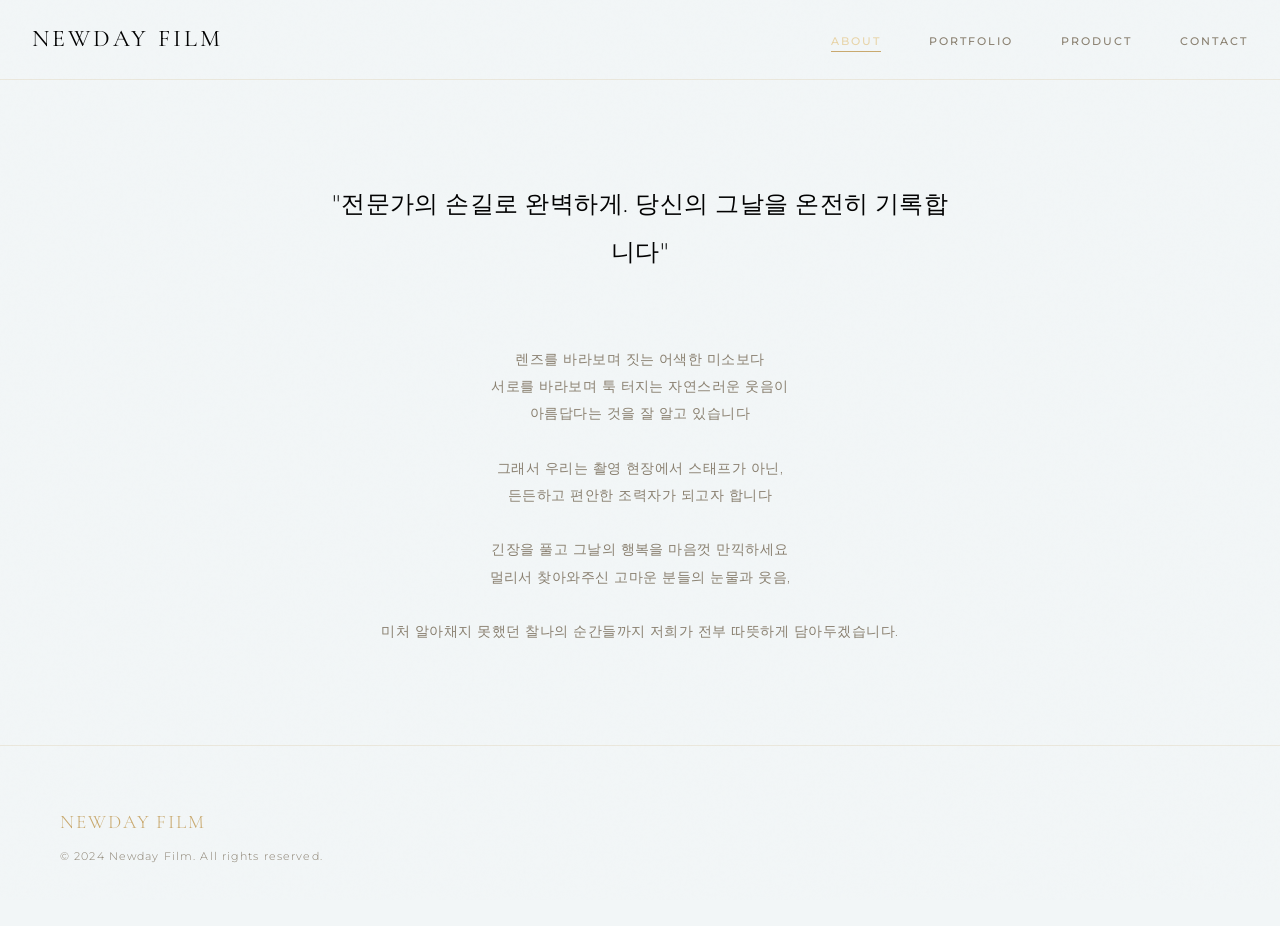
<file: about.html>
<!DOCTYPE html>
<html lang="ko">
<head>
  <meta charset="UTF-8" />
  <meta name="viewport" content="width=device-width, initial-scale=1.0" />
  <title>About — NEWDAY FILM</title>
  <link rel="stylesheet" href="styles.css" />
  <style>
    /* ============================================
       ABOUT PAGE STYLES
       수정: 텍스트, 연락처, 주소
       ============================================ */

    .about-hero {
      padding: 100px 60px 60px;
      border-bottom: 1px solid var(--color-border);
    }

    .about-hero__label {
      font-size: 0.65rem;
      letter-spacing: 0.25em;
      text-transform: uppercase;
      color: var(--color-accent);
      margin-bottom: 24px;
    }

    .about-hero__title {
      font-family: var(--font-display);
      font-size: clamp(3rem, 7vw, 6rem);
      font-weight: 300;
      line-height: 1.0;
      color: var(--color-text);
    }

    /* ── Philosophy Block ── */
    .philosophy {
      max-width: var(--max-width);
      margin: 0 auto;
      padding: 100px 60px;
    }

    .philosophy__grid {
      display: grid;
      grid-template-columns: 1fr 1fr;
      gap: 80px;
      align-items: start;
    }

    .philosophy__item {
      padding: 40px 0;
      border-top: 1px solid var(--color-border);
      animation: fadeUp 0.8s ease both;
    }

    .philosophy__item:nth-child(1) { animation-delay: 0.1s; }
    .philosophy__item:nth-child(2) { animation-delay: 0.2s; }
    .philosophy__item:nth-child(3) { animation-delay: 0.3s; }
    .philosophy__item:nth-child(4) { animation-delay: 0.4s; }

    @keyframes fadeUp {
      from { opacity: 0; transform: translateY(20px); }
      to   { opacity: 1; transform: translateY(0); }
    }

    .philosophy__num {
      font-family: var(--font-display);
      font-size: 3rem;
      color: var(--color-border);
      line-height: 1;
      margin-bottom: 16px;
    }

    .philosophy__text {
      font-family: var(--font-display);
      font-size: clamp(1rem, 1.5vw, 1.3rem);
      font-weight: 300;
      font-style: italic;
      line-height: 1.6;
      color: var(--color-text);
    }

    /* ── Contact Info Block ── */
    .about-contact {
      background: var(--color-surface);
      border-top: 1px solid var(--color-border);
      border-bottom: 1px solid var(--color-border);
      padding: 80px 60px;
      display: grid;
      grid-template-columns: 1fr 1fr;
      gap: 60px;
      align-items: center;
    }

    .about-contact__heading {
      font-family: var(--font-display);
      font-size: clamp(1.8rem, 3vw, 2.8rem);
      font-weight: 300;
      color: var(--color-text);
      margin-bottom: 8px;
    }

    .about-contact__sub {
      font-size: 0.75rem;
      color: var(--color-muted);
      letter-spacing: 0.1em;
    }

    .about-contact__details {
      display: flex;
      flex-direction: column;
      gap: 20px;
    }

    .contact-item__label {
      font-size: 0.6rem;
      letter-spacing: 0.2em;
      text-transform: uppercase;
      color: var(--color-accent);
      margin-bottom: 4px;
    }

    .contact-item__value {
      font-size: 0.9rem;
      color: var(--color-text);
    }

    /* ── Story Section ── */
    .about-story {
      max-width: 760px;
      margin: 0 auto;
      padding: 100px 60px;
      text-align: center;
    }

    .about-story__heading {
      font-family: var(--font-display);
      font-size: clamp(1.6rem, 3vw, 2rem);
      font-weight: 300;
      font-style: italic;
      margin-bottom: 32px;
      color: var(--color-text);
    }

    .about-story__text {
      font-size: 0.85rem;
      color: var(--color-muted);
      line-height: 2;
    }
    
      .about-story__last {
      font-size: 1.5rem;
      font-weight: 300;
      color: #000000;
      line-height: 2;
      margin-bottom: 70px;
    }

    /* RESPONSIVE */
    @media (max-width: 768px) {
      .about-hero { padding: 80px 24px 40px; }
      .philosophy { padding: 60px 24px; }
      .philosophy__grid { grid-template-columns: 1fr; gap: 0; }
      .about-contact { grid-template-columns: 1fr; padding: 60px 24px; }
      .about-story { padding: 60px 24px; }
    }
  </style>
</head>
<body>

  <nav class="nav">
    <a href="index.html" class="nav__logo">NEWDAY FILM</a>
    <ul class="nav__links">
      <li><a href="about.html" class="active">About</a></li>
      <li><a href="portfolio.html">Portfolio</a></li>
      <li><a href="product.html">Product</a></li>
      <li><a href="contact.html">Contact</a></li>
    </ul>
    <div class="nav__hamburger" id="hamburger">
      <span></span><span></span><span></span>
    </div>
  </nav>

  <div class="nav__mobile" id="mobileMenu">
    <span class="nav__mobile-close" id="mobileClose">✕</span>
    <a href="about.html">About</a>
    <a href="portfolio.html">Portfolio</a>
    <a href="product.html">Product</a>
    <a href="contact.html">Contact</a>
  </div>

  <div class="page-wrapper">


    <!-- ============================================
         STORY
         수정: 브랜드 스토리 문구
         ============================================ -->
    <section class="about-story">

      <p class="about-story__last">
      "전문가의 손길로 완벽하게.<span> </span> 당신의 그날을 온전히 기록합니다"<br>
      </p>
      
      <p class="about-story__text">
        렌즈를 바라보며 짓는 어색한 미소보다 <br>
        서로를 바라보며 툭 터지는 자연스러운 웃음이<br>
        아름답다는 것을 잘 알고 있습니다<br><br>
        그래서 우리는 촬영 현장에서 스태프가 아닌,<br>
        든든하고 편안한 조력자가 되고자 합니다<br><br>
        긴장을 풀고 그날의 행복을 마음껏 만끽하세요<br>
        멀리서 찾아와주신 고마운 분들의 눈물과 웃음, <br><br>
        미처 알아채지 못했던 찰나의 순간들까지 저희가 전부 따뜻하게 담아두겠습니다.<br>
        
      </p>
      

      
    </section>

    <footer class="footer">
      <div>
        <div class="footer__brand">NEWDAY FILM</div>
        <div class="footer__copy">© 2024 Newday Film. All rights reserved.</div>
      </div>
      
    </footer>
  </div>

  <script>
    document.getElementById('hamburger').addEventListener('click', () => {
      document.getElementById('mobileMenu').classList.add('open');
    });
    document.getElementById('mobileClose').addEventListener('click', () => {
      document.getElementById('mobileMenu').classList.remove('open');
    });
  </script>
</body>
</html>
</file>
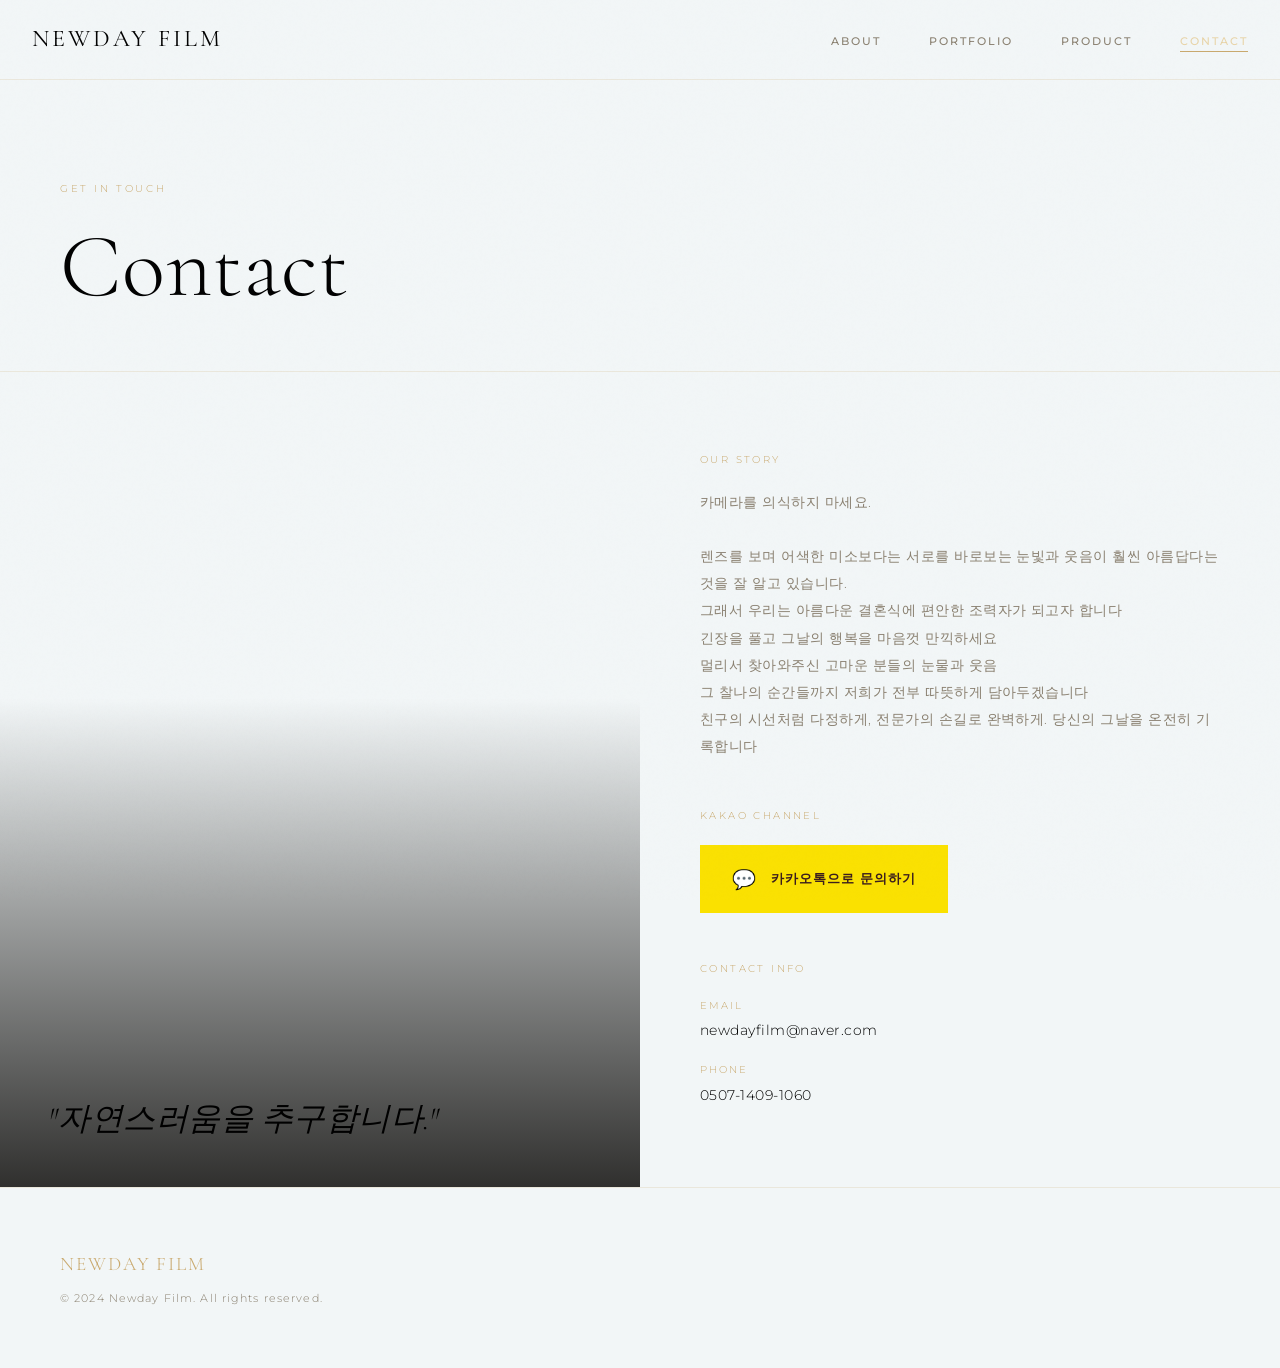
<file: contact.html>
<!DOCTYPE html>
<html lang="ko">
<head>
  <meta charset="UTF-8" />
  <meta name="viewport" content="width=device-width, initial-scale=1.0" />
  <title>Contact — NEWDAY FILM</title>
  <link rel="stylesheet" href="styles.css" />
  <style>
    /* ============================================
       CONTACT PAGE STYLES
       수정: 카카오 링크, 연락처 정보
       ============================================ */

    .contact-hero {
      padding: 100px 60px 60px;
      border-bottom: 1px solid var(--color-border);
    }

    .contact-hero__label {
      font-size: 0.65rem;
      letter-spacing: 0.25em;
      text-transform: uppercase;
      color: var(--color-accent);
      margin-bottom: 24px;
    }

    .contact-hero__title {
      font-family: var(--font-display);
      font-size: clamp(3rem, 7vw, 6rem);
      font-weight: 300;
      line-height: 1.0;
    }

    /* ── Main Contact Layout ── */
    .contact-main {
      display: grid;
      grid-template-columns: 1fr 1fr;
      min-height: 60vh;
    }

    /* Left: Image + Quote */
    .contact-left {
      position: relative;
      overflow: hidden;
    }

    .contact-left__img {
      width: 100%;
      height: 100%;
      object-fit: cover;
      display: block;
      /* 수정: 이미지 URL 교체 */
      background-image: url('https://i.pinimg.com/736x/29/54/b7/2954b7d2706f3348763d01c03753838c.jpg');
      background-size: cover;
      background-position: center;
      min-height: 500px;
      transition: transform 0.8s ease;
    }

    .contact-left:hover .contact-left__img {
      transform: scale(1.03);
    }

    .contact-left__overlay {
      position: absolute;
      inset: 0;
      background: linear-gradient(to top, rgba(14,13,11,0.85) 0%, transparent 60%);
      display: flex;
      align-items: flex-end;
      padding: 48px;
    }

    .contact-left__quote {
      font-family: var(--font-display);
      font-size: clamp(1.4rem, 2.5vw, 2rem);
      font-weight: 300;
      font-style: italic;
      color: var(--color-text);
      line-height: 1.3;
    }

    /* Right: Info + CTA */
    .contact-right {
      padding: 80px 60px;
      display: flex;
      flex-direction: column;
      justify-content: center;
      gap: 48px;
      
    }

    .contact-section__label {
      font-size: 0.6rem;
      letter-spacing: 0.25em;
      text-transform: uppercase;
      color: var(--color-accent);
      margin-bottom: 20px;
    }

    /* ── Story text ── */
    .contact-story {
      font-size: 0.85rem;
      color: var(--color-muted);
      line-height: 2;
    }

    /* ── Kakao CTA ── */
    .kakao-btn {
      display: inline-flex;
      align-items: center;
      gap: 14px;
      background: #FAE100;
      color: #3A1D1D;
      border: none;
      padding: 18px 32px;
      font-family: var(--font-body);
      font-size: 0.8rem;
      font-weight: 600;
      letter-spacing: 0.08em;
      cursor: pointer;
      text-decoration: none;
      transition: background var(--transition), transform var(--transition);
      width: fit-content;
    }

    .kakao-btn:hover {
      background: #f5d800;
      transform: translateY(-2px);
    }

    .kakao-btn__icon {
      font-size: 1.2rem;
    }

    /* ── Contact Details ── */
    .contact-details {
      display: flex;
      flex-direction: column;
      gap: 20px;
    }

    .contact-detail-item {
      display: flex;
      flex-direction: column;
      gap: 4px;
    }

    .contact-detail-item__label {
      font-size: 0.6rem;
      letter-spacing: 0.2em;
      text-transform: uppercase;
      color: var(--color-accent);
    }

    .contact-detail-item__value {
      font-size: 0.9rem;
      color: var(--color-text);
    }

    /* ── Map Embed Placeholder ── */
    .contact-map {
      border-top: 1px solid var(--color-border);
      padding: 80px 60px;
    }

    .contact-map__label {
      font-size: 0.65rem;
      letter-spacing: 0.25em;
      text-transform: uppercase;
      color: var(--color-accent);
      margin-bottom: 24px;
    }

    .contact-map__address {
      font-family: var(--font-display);
      font-size: 1.3rem;
      color: var(--color-text);
      margin-bottom: 32px;
    }

    /* ── 지도 embed 영역 ──
       수정: iframe src에 구글맵 embed URL 입력 */
    .contact-map__embed {
      width: 100%;
      aspect-ratio: 16/6;
      background: var(--color-surface);
      border: 1px solid var(--color-border);
      display: flex;
      align-items: center;
      justify-content: center;
      overflow: hidden;
    }

    .contact-map__embed iframe {
      width: 100%;
      height: 100%;
      border: none;
      filter: grayscale(0.6) contrast(1.1);
    }

    .contact-map__placeholder {
      font-size: 0.75rem;
      color: var(--color-muted);
      letter-spacing: 0.1em;
      text-align: center;
    }

    /* RESPONSIVE */
    @media (max-width: 768px) {
      .contact-hero { padding: 80px 24px 40px; }
      .contact-main { grid-template-columns: 1fr; }
      .contact-left { min-height: 300px; }
      .contact-right { padding: 48px 24px; }
      .contact-map { padding: 60px 24px; }
      .contact-map__embed { aspect-ratio: 4/3; }
    }
  </style>
</head>
<body>

  <nav class="nav">
    <a href="index.html" class="nav__logo">NEWDAY FILM</a>
    <ul class="nav__links">
      <li><a href="about.html">About</a></li>
      <li><a href="portfolio.html">Portfolio</a></li>
      <li><a href="product.html">Product</a></li>
      <li><a href="contact.html" class="active">Contact</a></li>
    </ul>
    <div class="nav__hamburger" id="hamburger">
      <span></span><span></span><span></span>
    </div>
  </nav>

  <div class="nav__mobile" id="mobileMenu">
    <span class="nav__mobile-close" id="mobileClose">✕</span>
     <!-- <li><a href="about.html">About</a></li> -->
    <a href="portfolio.html">Portfolio</a>
    <a href="product.html">Product</a>
    <a href="contact.html">Contact</a>
  </div>

  <div class="page-wrapper">

    <!-- ============================================
         HERO
         ============================================ -->
    <section class="contact-hero">
      <p class="contact-hero__label">Get in Touch</p>
      <h1 class="contact-hero__title">Contact</h1>
    </section>

    <!-- ============================================
         MAIN CONTACT SECTION
         ============================================ -->
    <section class="contact-main">

      <!-- 수정: 왼쪽 이미지는 .contact-left__img 의 background-image -->
      <div class="contact-left">
        <div class="contact-left__img"></div>
        <div class="contact-left__overlay">
          <!-- 수정: 인용 문구 -->
          <p class="contact-left__quote">"자연스러움을 추구합니다."</p>
        </div>
      </div>

      <div class="contact-right">

        <!-- ── 스토리 텍스트 수정 ── -->
        <div>
          <p class="contact-section__label">Our Story</p>
          <p class="contact-story">
            카메라를 의식하지 마세요.<br><br>
            렌즈를 보며 어색한 미소보다는 서로를 바로보는 눈빛과 웃음이 훨씬 아름답다는 것을 잘 알고 있습니다.<br>
            그래서 우리는 아름다운 결혼식에 편안한 조력자가 되고자 합니다<br>
            긴장을 풀고 그날의 행복을 마음껏 만끽하세요<br>
            멀리서 찾아와주신 고마운 분들의 눈물과 웃음<br>
            그 찰나의 순간들까지 저희가 전부 따뜻하게 담아두겠습니다<br>
            친구의 시선처럼 다정하게, 전문가의 손길로 완벽하게. 당신의 그날을 온전히 기록합니다<br>
          </p>
        </div>

        <!-- ── 카카오 버튼 수정: href에 카카오채널 URL 입력 ── -->
        <div>
          <p class="contact-section__label">Kakao Channel</p>
          <a href="https://pf.kakao.com/" class="kakao-btn" target="_blank">
            <span class="kakao-btn__icon">💬</span>
            카카오톡으로 문의하기
          </a>
        </div>

        <!-- ── 연락처 수정 ── -->
        <div>
          <p class="contact-section__label">Contact Info</p>
          <div class="contact-details">
            <div class="contact-detail-item">
              <div class="contact-detail-item__label">Email</div>
              <!-- 수정: 이메일 -->
              <div class="contact-detail-item__value">newdayfilm@naver.com</div>
            </div>
            <div class="contact-detail-item">
              <div class="contact-detail-item__label">Phone</div>
              <!-- 수정: 전화번호 -->
              <div class="contact-detail-item__value">0507-1409-1060</div>
            </div>
          </div>
        </div>

      </div>
    </section>

    <!-- ============================================
         MAP SECTION
         수정: 주소, 구글맵 embed iframe src
         구글맵 embed URL 얻는 법:
           Google Maps에서 장소 검색 →
           공유 → 지도 퍼가기 → iframe src 복사
         ============================================ -->
  </section>

    <footer class="footer">
      <div>
        <div class="footer__brand">NEWDAY FILM</div>
        <div class="footer__copy">© 2024 Newday Film. All rights reserved.</div>
      </div>
 
    </footer>
  </div>

  <script>
    document.getElementById('hamburger').addEventListener('click', () => {
      document.getElementById('mobileMenu').classList.add('open');
    });
    document.getElementById('mobileClose').addEventListener('click', () => {
      document.getElementById('mobileMenu').classList.remove('open');
    });
  </script>
</body>
</html>
</file>
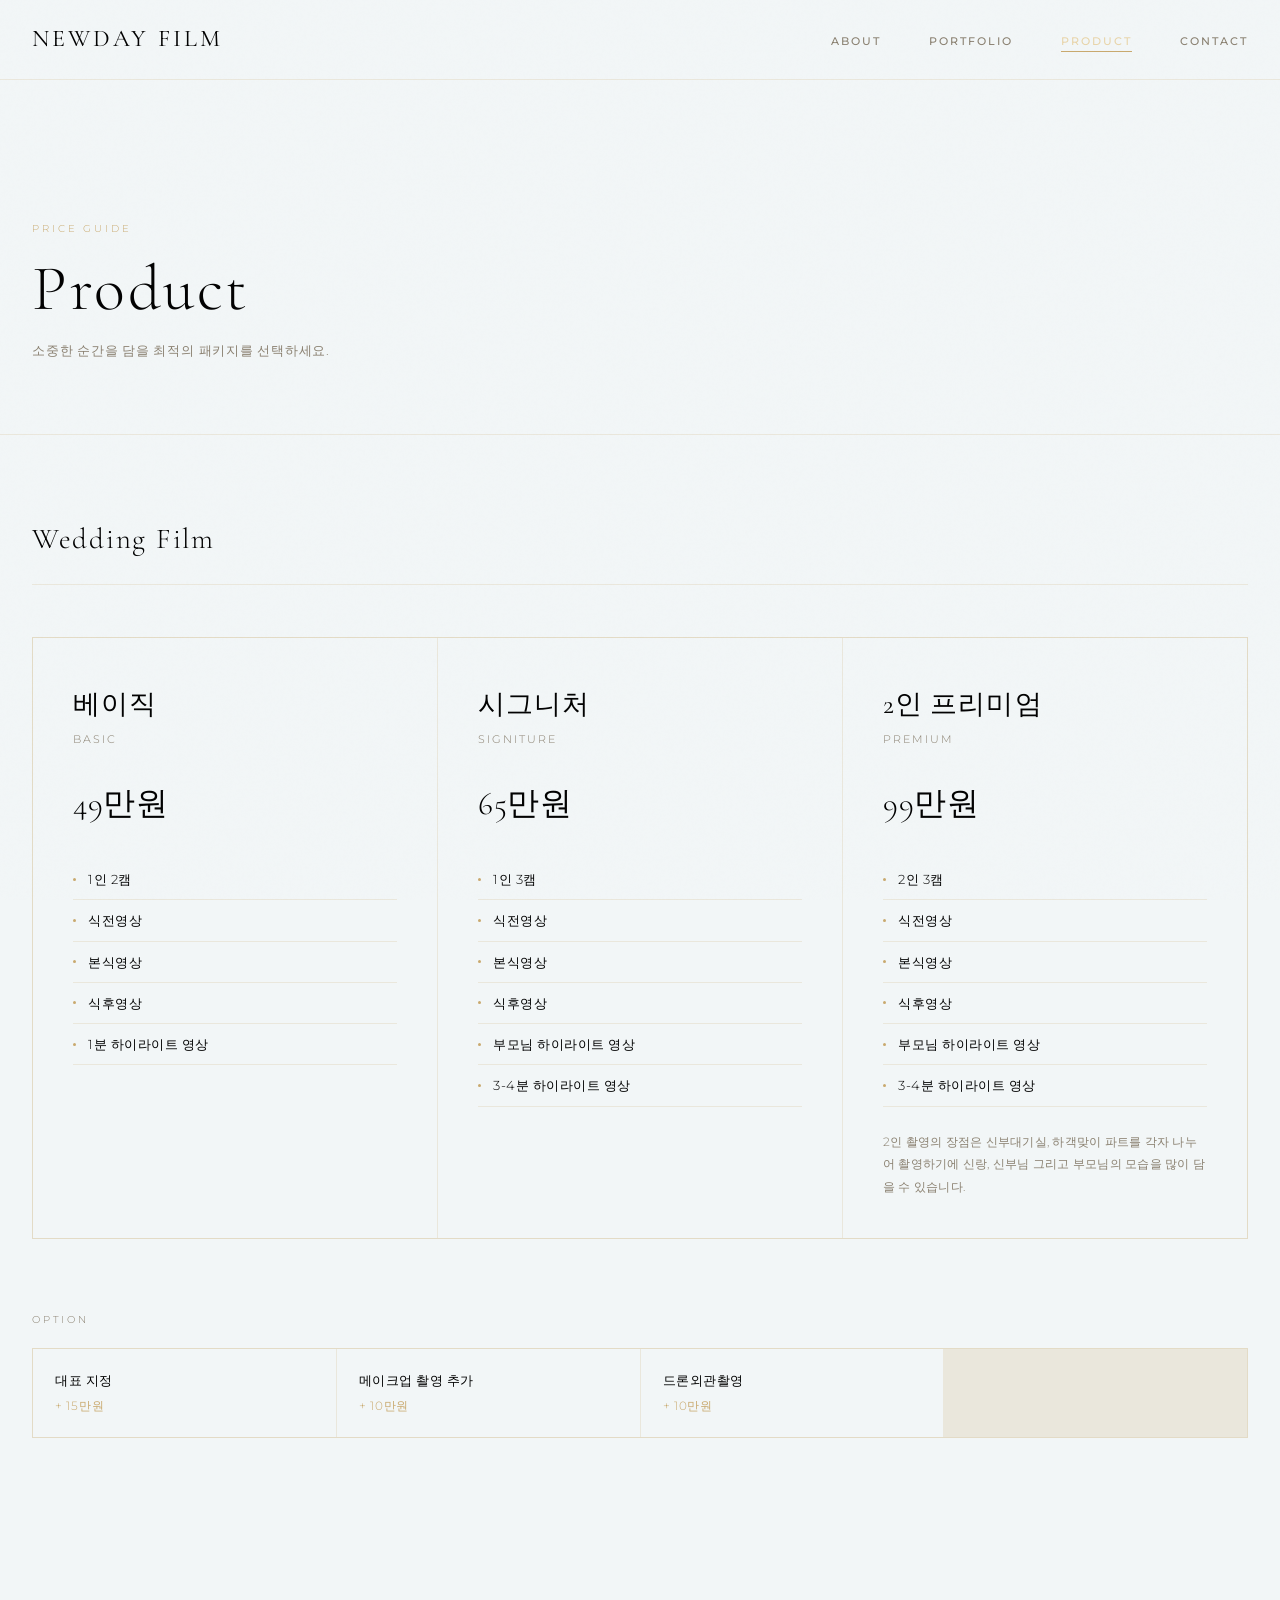
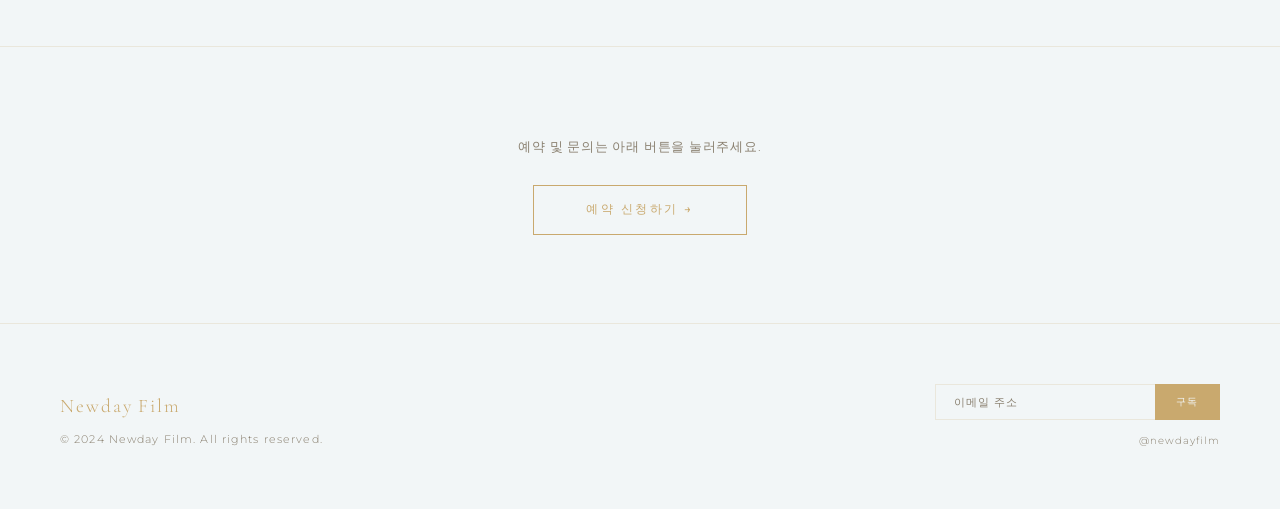
<file: product.html>
<!DOCTYPE html>
<html lang="ko">
<head>
  <meta charset="UTF-8" />
  <meta name="viewport" content="width=device-width, initial-scale=1.0" />
  <title>Product — NEWDAY FILM</title>
  <link rel="preconnect" href="https://fonts.googleapis.com" />
  <link rel="preconnect" href="https://fonts.gstatic.com" crossorigin />
  <link href="https://fonts.googleapis.com/css2?family=Cormorant+Garamond:ital,wght@0,300;0,400;0,500;1,300;1,400&family=Montserrat:wght@300;400;500;600&display=swap" rel="stylesheet" />
  <link rel="stylesheet" href="styles.css" />
  <style>
    /* ============================================
       PRODUCT PAGE — style.css 통일 확장 스타일
       ============================================ */

    /* ── PAGE HEADER ── */
    .page-header {
      padding: 140px 60px 72px;
      border-bottom: 1px solid var(--color-border);
    }
    .page-header .label {
      font-family: var(--font-body);
      font-size: 0.65rem;
      letter-spacing: 0.28em;
      text-transform: uppercase;
      color: var(--color-accent);
      margin-bottom: 16px;
    }
    .page-header h1 {
      font-family: var(--font-display);
      font-size: clamp(2.8rem, 5vw, 4.5rem);
      font-weight: 300;
      line-height: 1.1;
      letter-spacing: 0.04em;
      color: var(--color-text);
    }
    .page-header p {
      margin-top: 16px;
      font-size: 0.8rem;
      color: var(--color-muted);
      letter-spacing: 0.06em;
    }

    /* ── TABS ── */
    .tabs-outer {
      position: sticky;
      top: var(--nav-height);
      z-index: 50;
      background: var(--color-bg);
      border-bottom: 1px solid var(--color-border);
    }
    .tabs-inner {
      display: flex;
      padding: 0 60px;
    }
    .tab-btn {
      padding: 18px 36px 16px;
      background: none;
      border: none;
      border-bottom: 1px solid transparent;
      cursor: pointer;
      font-family: var(--font-body);
      font-size: 0.68rem;
      font-weight: 400;
      letter-spacing: 0.2em;
      text-transform: uppercase;
      color: var(--color-muted);
      transition: color var(--transition), border-color var(--transition);
    }
    .tab-btn:hover { color: var(--color-text); }
    .tab-btn.active {
      color: var(--color-accent);
      border-bottom-color: var(--color-accent);
    }

    /* ── SECTION ── */
    .section { display: none; padding: 80px 120px; }
    .section.active { display: block; }

    .section-heading {
      font-family: var(--font-display);
      font-size: 1.8rem;
      font-weight: 300;
      letter-spacing: 0.06em;
      margin-bottom: 52px;
      padding-bottom: 20px;
      border-bottom: 1px solid var(--color-border);
      color: var(--color-text);
    }

    /* ── CARDS ── */
    .cards {
      display: grid;
      grid-template-columns: repeat(auto-fit, minmax(300px, 1fr));
      gap: 1px;
      background: var(--color-border);
      border: 1px solid var(--color-border);
      margin-bottom: 72px;
    }
    .card {
      background: var(--color-bg);
      padding: 44px 40px 40px;
      transition: background var(--transition);
    }
    .card:hover { background: #eef2f3; }

    .card-tag {
      font-size: 0.62rem;
      letter-spacing: 0.26em;
      text-transform: uppercase;
      color: var(--color-accent);
      margin-bottom: 14px;
    }
    .card-name {
      font-family: var(--font-display);
      font-size: 1.7rem;
      font-weight: 400;
      letter-spacing: 0.04em;
      margin-bottom: 2px;
      color: var(--color-text);
    }
    .card-name-en {
      font-size: 0.68rem;
      letter-spacing: 0.18em;
      text-transform: uppercase;
      color: var(--color-muted);
      margin-bottom: 28px;
    }
    .card-price {
      font-family: var(--font-display);
      font-size: 2rem;
      font-weight: 300;
      letter-spacing: 0.02em;
      margin-bottom: 28px;
      color: var(--color-text);
    }
    .card-list {
      list-style: none;
      margin-bottom: 24px;
    }
    .card-list li {
      font-size: 0.82rem;
      color: var(--color-text);
      padding: 9px 0;
      border-bottom: 1px solid var(--color-border);
      display: flex;
      align-items: center;
      gap: 12px;
      letter-spacing: 0.04em;
    }
    .card-list li::before {
      content: '';
      width: 3px;
      height: 3px;
      border-radius: 50%;
      background: var(--color-accent);
      flex-shrink: 0;
    }
    .card-note {
      font-size: 0.78rem;
      color: var(--color-muted);
      line-height: 1.8;
      letter-spacing: 0.02em;
    }
    .card-sample {
      display: inline-block;
      margin-top: 20px;
      font-size: 0.68rem;
      letter-spacing: 0.18em;
      text-transform: uppercase;
      color: var(--color-muted);
      text-decoration: none;
      border-bottom: 1px solid var(--color-border);
      padding-bottom: 3px;
      transition: color var(--transition), border-color var(--transition);
    }
    .card-sample:hover {
      color: var(--color-accent);
      border-color: var(--color-accent);
    }

    /* ── BLOCK LABEL ── */
    .block-label {
      font-size: 0.62rem;
      letter-spacing: 0.28em;
      text-transform: uppercase;
      color: var(--color-muted);
      margin-bottom: 20px;
    }

    /* ── PACKAGE TABLE ── */
    .pkg-table {
      width: 100%;
      border-collapse: collapse;
      margin-bottom: 72px;
    }
    .pkg-table tr { border-bottom: 1px solid var(--color-border); }
    .pkg-table tr:first-child { border-top: 1px solid var(--color-border); }
    .pkg-table td { padding: 20px 4px; font-size: 0.85rem; vertical-align: top; }
    .pkg-name {
      font-weight: 400;
      letter-spacing: 0.04em;
      color: var(--color-text);
    }
    .pkg-sub {
      font-size: 0.74rem;
      color: var(--color-muted);
      margin-top: 4px;
      letter-spacing: 0.04em;
    }
    .pkg-price {
      text-align: right;
      font-family: var(--font-display);
      font-size: 1.1rem;
      font-weight: 400;
      white-space: nowrap;
      color: var(--color-accent);
    }

    /* ── OPTIONS ── */
    .opt-grid {
      display: grid;
      grid-template-columns: repeat(auto-fill, minmax(289px, 1fr));
      gap: 1px;
      background: var(--color-border);
      border: 1px solid var(--color-border);
      margin-bottom: 88px;
    }
    .opt-item {
      background: var(--color-bg);
      padding: 20px 22px;
      transition: background var(--transition);
    }
    .opt-item:hover { background: #eef2f3; }
    .opt-name {
      font-size: 0.82rem;
      color: var(--color-text);
      letter-spacing: 0.04em;
      margin-bottom: 5px;
    }
    .opt-price {
      font-size: 0.75rem;
      color: var(--color-accent);
      letter-spacing: 0.06em;
    }

    /* ── BABY DESC ── */
    .baby-desc {
      font-size: 0.88rem;
      color: var(--color-muted);
      line-height: 1.95;
      margin-bottom: 44px;
      padding: 36px 40px;
      border: 1px solid var(--color-border);
      letter-spacing: 0.04em;
    }

    /* ── CTA ── */
    .cta-block {
      border-top: 1px solid var(--color-border);
      padding: 88px 60px;
      text-align: center;
    }
    .cta-block p {
      font-size: 0.82rem;
      color: var(--color-muted);
      letter-spacing: 0.06em;
      margin-bottom: 28px;
    }
    .cta-btn {
      display: inline-block;
      padding: 14px 52px;
      border: 1px solid var(--color-accent);
      font-family: var(--font-body);
      font-size: 0.72rem;
      font-weight: 500;
      letter-spacing: 0.22em;
      text-transform: uppercase;
      text-decoration: none;
      color: var(--color-accent);
      transition: background var(--transition), color var(--transition);
    }
    .cta-btn:hover {
      background: var(--color-accent);
      color: var(--color-bg);
    }

    /* ── FADE ── */
    .fade { opacity: 0; transform: translateY(16px); transition: opacity 0.6s ease, transform 0.6s ease; }
    .fade.on { opacity: 1; transform: none; }

    /* ── RESPONSIVE ── */
    @media (max-width: 1280px) {
      .page-header { padding: 140px 32px 72px; }
      .tabs-inner { padding: 0 32px; }
      .section { padding: 80px 32px 120px; }
      .cta-block { padding: 88px 32px; }
    }
    @media (max-width: 768px) {
      .page-header { padding: 110px 24px 52px; }
      .tabs-inner { padding: 0 24px; overflow-x: auto; }
      .tab-btn { padding: 14px 18px; font-size: 0.62rem; letter-spacing: 0.12em; white-space: nowrap; }
      .section { padding: 52px 24px 80px; }
      .cta-block { padding: 64px 24px; }
      .baby-desc { padding: 24px 20px; }
    }
  </style>
</head>
<body>

<!-- ── NAV (style.css 구조 그대로) ── -->
<nav class="nav">
  <a href="index.html" class="nav__logo">NEWDAY FILM</a>
  <ul class="nav__links">
    <li><a href="about.html">About</a></li>
    <li><a href="portfolio.html">Portfolio</a></li>
    <li><a href="product.html" class="active">Product</a></li>
    <li><a href="contact.html">Contact</a></li>
  </ul>
  <div class="nav__hamburger" id="menuBtn">
    <span></span><span></span><span></span>
  </div>
</nav>

<!-- 모바일 메뉴 -->
<div class="nav__mobile" id="mobileMenu">
  <span class="nav__mobile-close" id="menuClose">✕</span>
    <!-- <li><a href="about.html">About</a></li> -->
  <a href="portfolio.html">Portfolio</a>
  <a href="product.html">Product</a>
  <a href="contact.html">Contact</a>
</div>

<div class="page-wrapper">

  <!-- PAGE HEADER -->
  <div class="page-header fade">
    <div class="label">Price Guide</div>
    <h1>Product</h1>
    <p>소중한 순간을 담을 최적의 패키지를 선택하세요.</p>
  </div>

  <!-- TABS 
  <div class="tabs-outer">
    <div class="tabs-inner">
      <button class="tab-btn active" data-tab="wedding">Wedding</button>
      <button class="tab-btn" data-tab="prewedding">Prewedding</button>
      <button class="tab-btn" data-tab="baby">Baby</button>
    </div>
  </div>
  -->

  <!-- ── WEDDING ── -->
  <div class="section active" id="wedding">
    <div class="section-heading fade">Wedding Film</div>

    <div class="cards fade">
      <div class="card">
        
        <div class="card-name">베이직</div>
        <div class="card-name-en">Basic</div>
        <div class="card-price">49만원</div>
        <ul class="card-list">
          <li>1인 2캠</li>
          <li>식전영상</li>
          <li>본식영상</li>
          <li>식후영상</li>
          <li>1분 하이라이트 영상</li>
        </ul>
        <!--
        <p class="card-note">1인 촬영으로도 신부 입장 슬로우 효과 가능합니다.</p>
        <a href="#" class="card-sample">Sample ▶</a>
        -->
      </div>
      <div class="card">
       
        <div class="card-name">시그니처</div>
        <div class="card-name-en">Signiture</div>
        <div class="card-price">65만원</div>
        <ul class="card-list">
          <li>1인 3캠</li>
          <li>식전영상</li>
          <li>본식영상</li>
          <li>식후영상</li>
          <li>부모님 하이라이트 영상</li>
          <li>3-4분 하이라이트 영상</li>
          
        </ul>
    
        
      </div>

         <div class="card">
       
        <div class="card-name">2인 프리미엄</div>
        <div class="card-name-en">Premium</div>
        <div class="card-price">99만원</div>
        <ul class="card-list">
          <li>2인 3캠</li>
          <li>식전영상</li>
          <li>본식영상</li>
          <li>식후영상</li>
          <li>부모님 하이라이트 영상</li>
          <li>3-4분 하이라이트 영상</li>
          
        </ul>
        <p class="card-note">2인 촬영의 장점은 신부대기실, 하객맞이 파트를 각자 나누어 촬영하기에 신랑, 신부님 그리고 부모님의 모습을 많이 담을 수 있습니다.</p>
        
      </div>
    </div>
<!--
    <div class="fade">
      <div class="block-label">Bundle Package</div>
      <table class="pkg-table">
        <tr>
          <td><div class="pkg-name">베이직 패키지</div><div class="pkg-sub">프리웨딩 + 웨딩 Basic</div></td>
          <td class="pkg-price">165만원</td>
        </tr>
        <tr>
          <td><div class="pkg-name">프리미엄 패키지</div><div class="pkg-sub">프리웨딩 + 웨딩 Premium</div></td>
          <td class="pkg-price">220만원</td>
        </tr>
      </table>
    </div>
    -->

    <div class="fade">
      <div class="block-label">Option</div>
      <div class="opt-grid">
        <div class="opt-item"><div class="opt-name">대표 지정</div><div class="opt-price">+ 15만원</div></div>
        
        <div class="opt-item"><div class="opt-name">메이크업 촬영 추가</div><div class="opt-price">+ 10만원</div></div>
        <div class="opt-item"><div class="opt-name">드론외관촬영</div><div class="opt-price">+ 10만원</div></div>
      </div>
    </div>
  </div>

  <!-- ── PREWEDDING ── -->
  <!--<div class="section" id="prewedding">
    <div class="section-heading fade">Prewedding Film</div>

    <div class="cards fade" style="grid-template-columns: minmax(300px, 560px);">
      <div class="card">
  
        <div class="card-name">프리웨딩</div>
        <div class="card-name-en">Prewedding</div>
        <div class="card-price">50만원</div>
        <ul class="card-list">
          <li>1인 2캠</li>
          <li>2~3시간 촬영 기준</li>
          <li>메이킹 필름으로 제작</li>
          <li>식전·식중 영상 사용 가능</li>
        </ul>
        <!-- 
        <p class="card-note">스튜디오 촬영이나 가봉 촬영 시 동행하여 메이킹필름을 제작해드립니다.<br>가봉촬영 2시간, 스튜디오촬영 3시간 가량 진행합니다.</p>
        <a href="#" class="card-sample">Sample ▶</a> 
      </div>
    </div>

    <div class="fade">
      <div class="block-label">Bundle Package</div>
      <table class="pkg-table">
        <tr>
          <td><div class="pkg-name">베이직 패키지</div><div class="pkg-sub">프리웨딩 + 웨딩 Basic</div></td>
          <td class="pkg-price">165만원</td>
        </tr>
        <tr>
          <td><div class="pkg-name">프리미엄 패키지</div><div class="pkg-sub">프리웨딩 + 웨딩 Premium</div></td>
          <td class="pkg-price">220만원</td>
        </tr>
      </table>
    </div>

    <div class="fade">
      <div class="block-label">Option</div>
      <div class="opt-grid">
        <div class="opt-item"><div class="opt-name">대표 지정</div><div class="opt-price">+ 55만원</div></div>
        <div class="opt-item"><div class="opt-name">이사 지정</div><div class="opt-price">+ 16.5만원</div></div>
        <div class="opt-item"><div class="opt-name">메이크업 추가</div><div class="opt-price">+ 22만원</div></div>
        <div class="opt-item"><div class="opt-name">4K 업그레이드</div><div class="opt-price">+ 11만원</div></div>
        <div class="opt-item"><div class="opt-name">드론 촬영</div><div class="opt-price">+ 55만원</div></div>
        <div class="opt-item"><div class="opt-name">포토슬라이드</div><div class="opt-price">+ 15만원</div></div>
      </div>
    </div>
    
  </div>-->

  <!-- ── BABY ── 
  <div class="section" id="baby">
    <div class="section-heading fade">Baby Film</div>

    <div class="baby-desc fade">
      우리 아이의 첫 생일, 아이의 성장 기록
    </div>

    <div class="cards fade" style="grid-template-columns: minmax(300px, 560px);">
      <div class="card">
       
        <div class="card-name">돌잔치 촬영</div>
        <div class="card-name-en">Birthday Party</div>
        <div class="card-price">50만원</div>
        <ul class="card-list">
          <li>1인 2캠</li>
          <li>2~3시간 촬영 기준</li>
          <li>하이라이트 영상 제작</li>
       
        </ul>
      </div>
     

      
    </div>
  -->

 

  </div>

  <!-- ── CTA ── -->
  <div class="cta-block fade">
    <p>예약 및 문의는 아래 버튼을 눌러주세요.</p>
    <a href="contact.html" class="cta-btn">예약 신청하기 →</a>
  </div>

  <!-- ── FOOTER (style.css .footer 구조) ── -->
  <footer class="footer">
    <div>
      <div class="footer__brand">Newday Film</div>
      <div class="footer__copy">© 2024 Newday Film. All rights reserved.</div>
    </div>
    <div class="footer__newsletter">
      <div class="footer__newsletter-form">
        <input type="email" placeholder="이메일 주소" />
        <button type="button">구독</button>
      </div>
      <a href="#" class="footer__insta">@newdayfilm</a>
    </div>
  </footer>

</div><!-- /.page-wrapper -->

<script>
  /* ── Tab switch ── */
  document.querySelectorAll('.tab-btn').forEach(btn => {
    btn.addEventListener('click', () => {
      document.querySelectorAll('.tab-btn').forEach(t => t.classList.remove('active'));
      document.querySelectorAll('.section').forEach(s => s.classList.remove('active'));
      btn.classList.add('active');
      const sec = document.getElementById(btn.dataset.tab);
      sec.classList.add('active');
      sec.querySelectorAll('.fade').forEach(el => { el.classList.remove('on'); setTimeout(() => io.observe(el), 10); });
    });
  });

  /* ── Mobile menu ── */
  document.getElementById('menuBtn').addEventListener('click', () =>
    document.getElementById('mobileMenu').classList.add('open'));
  document.getElementById('menuClose').addEventListener('click', () =>
    document.getElementById('mobileMenu').classList.remove('open'));

  /* ── Scroll fade ── */
  const io = new IntersectionObserver(entries => {
    entries.forEach(e => {
      if (e.isIntersecting) { e.target.classList.add('on'); io.unobserve(e.target); }
    });
  }, { threshold: 0.07 });
  document.querySelectorAll('.fade').forEach(el => io.observe(el));
</script>
</body>
</html>
</file>
<file: styles.css>
/* ============================================
   NEWDAY FILM — Global Styles
   수정 포인트: 색상, 폰트, 레이아웃 변수
   ============================================ */

@import url('https://fonts.googleapis.com/css2?family=Cormorant+Garamond:ital,wght@0,300;0,400;0,500;1,300;1,400&family=Montserrat:wght@300;400;500;600&display=swap');

:root {
  --color-bg: #f2f6f7;
  --color-surface: #151410;
  --color-text: #000000;
  --color-muted: #8a8070;
  --color-accent: #c9a96e;
  --color-accent-light: #e8d4a8;
  --color-border: rgba(201, 169, 110, 0.2);
  --font-display: 'Cormorant Garamond', serif;
  --font-body: 'Montserrat', sans-serif;
  --nav-height: 80px;
  --max-width: 1200px;
  --transition: 0.4s cubic-bezier(0.25, 0.46, 0.45, 0.94);
}

*, *::before, *::after {
  box-sizing: border-box;
  margin: 0;
  padding: 0;
}

html {
  scroll-behavior: smooth;
}

body {
  background: var(--color-bg);
  color: var(--color-text);
  font-family: var(--font-body);
  font-weight: 300;
  letter-spacing: 0.03em;
  line-height: 1.7;
  overflow-x: hidden;
}

/* ── Noise texture overlay ── */
body::before {
  content: '';
  position: fixed;
  inset: 0;
  background-image: url("data:image/svg+xml,%3Csvg viewBox='0 0 256 256' xmlns='http://www.w3.org/2000/svg'%3E%3Cfilter id='noise'%3E%3CfeTurbulence type='fractalNoise' baseFrequency='0.9' numOctaves='4' stitchTiles='stitch'/%3E%3C/filter%3E%3Crect width='100%25' height='100%25' filter='url(%23noise)' opacity='0.04'/%3E%3C/svg%3E");
  pointer-events: none;
  z-index: 9999;
  opacity: 0.4;
}

a {
  color: inherit;
  text-decoration: none;
}

img {
  display: block;
  max-width: 100%;
}

/* ============================================
   NAVIGATION
   수정: 로고명, 메뉴 항목
   ============================================ */
.nav {
  position: fixed;
  top: 0;
  left: 0;
  right: 0;
  height: var(--nav-height);
  z-index: 1000;
  display: flex;
  align-items: center;
  justify-content: space-between;
  padding: 0 60px;
  background: #f2f6f7;
  backdrop-filter: blur(12px);
  border-bottom: 1px solid var(--color-border);
  transition: background var(--transition);
  /* 데스크탑: 1280px 고정 */
  width: 1280px;
  margin: 0 auto;
}

.nav__logo {
  font-family: var(--font-display);
  font-size: 1.5rem;
  font-weight: 400;
  letter-spacing: 0.12em;

  text-transform: uppercase;
}

.nav__logo span {
  color: var(--color-accent);
}

.nav__links {
  display: flex;
  gap: 48px;
  list-style: none;
}

.nav__links a {
  font-size: 0.7rem;
  font-weight: 500;
  letter-spacing: 0.18em;
  text-transform: uppercase;
  color: var(--color-muted);
  transition: color var(--transition);
  position: relative;
}

.nav__links a::after {
  content: '';
  position: absolute;
  bottom: -4px;
  left: 0;
  width: 0;
  height: 1px;
  background: var(--color-accent);
  transition: width var(--transition);
}

.nav__links a:hover,
.nav__links a.active {
  color: var(--color-accent-light);
}

.nav__links a:hover::after,
.nav__links a.active::after {
  width: 100%;
}

/* Mobile hamburger */
.nav__hamburger {
  display: none;
  flex-direction: column;
  gap: 5px;
  cursor: pointer;
  padding: 4px;
}

.nav__hamburger span {
  display: block;
  width: 24px;
  height: 1px;
  background: var(--color-accent-light);
  transition: var(--transition);
}

/* Mobile menu */
.nav__mobile {
  display: none;
  position: fixed;
  inset: 0;
  background: rgba(14, 13, 11, 0.98);
  z-index: 999;
  flex-direction: column;
  align-items: center;
  justify-content: center;
  gap: 40px;
  opacity: 0;
  pointer-events: none;
  transition: opacity var(--transition);
}

.nav__mobile.open {
  opacity: 1;
  pointer-events: all;
}

.nav__mobile a {
  font-family: var(--font-display);
  font-size: 2.5rem;
  letter-spacing: 0.1em;
  color: #ffffff;
  transition: color var(--transition);
}

.nav__mobile a:hover {
  color: var(--color-accent);
}

.nav__mobile-close {
  position: absolute;
  top: 30px;
  right: 40px;
  font-size: 1.5rem;
  cursor: pointer;
  color: var(--color-muted);
}

/* ============================================
   FOOTER
   수정: 이메일, 전화번호, 주소, SNS 링크
   ============================================ */
.footer {
  border-top: 1px solid var(--color-border);
  padding: 60px;
  display: flex;
  justify-content: space-between;
  align-items: flex-end;
  flex-wrap: wrap;
  gap: 32px;
}

.footer__brand {
  font-family: var(--font-display);
  font-size: 1.2rem;
  letter-spacing: 0.1em;
  color: var(--color-accent);
  margin-bottom: 8px;
}

.footer__copy {
  font-size: 0.7rem;
  color: var(--color-muted);
  letter-spacing: 0.1em;
}

.footer__newsletter {
  display: flex;
  flex-direction: column;
  align-items: flex-end;
  gap: 12px;
}

.footer__newsletter-form {
  display: flex;
  gap: 0;
}

.footer__newsletter input {
  background: transparent;
  border: 1px solid var(--color-border);
  border-right: none;
  padding: 10px 18px;
  color: var(--color-text);
  font-family: var(--font-body);
  font-size: 0.7rem;
  letter-spacing: 0.1em;
  outline: none;
  width: 220px;
  transition: border-color var(--transition);
}

.footer__newsletter input::placeholder {
  color: var(--color-muted);
}

.footer__newsletter input:focus {
  border-color: var(--color-accent);
}

.footer__newsletter button {
  background: var(--color-accent);
  border: 1px solid var(--color-accent);
  padding: 10px 20px;
  color: var(--color-bg);
  font-family: var(--font-body);
  font-size: 0.65rem;
  letter-spacing: 0.15em;
  text-transform: uppercase;
  cursor: pointer;
  transition: background var(--transition);
}

.footer__newsletter button:hover {
  background: var(--color-accent-light);
}

.footer__insta {
  font-size: 0.65rem;
  color: var(--color-muted);
  letter-spacing: 0.1em;
  transition: color var(--transition);
}

.footer__insta:hover {
  color: var(--color-accent);
}

/* ============================================
   PAGE WRAPPER
   데스크탑: 1280px 고정 유지
   모바일: 화면 너비에 맞게 전환
   ============================================ */
.page-wrapper {
  padding-top: var(--nav-height);
  min-height: 100vh;
  width: 1280px;
  margin: 0 auto;
}

/* ============================================
   GOLDEN DIVIDER
   ============================================ */
.divider {
  width: 60px;
  height: 1px;
  background: var(--color-accent);
  margin: 24px auto;
}

.divider--left {
  margin-left: 0;
}

/* ============================================
   RESPONSIVE
   1280px 미만: nav + page-wrapper 를 화면 너비에 맞게 전환
   768px 미만: 모바일 메뉴, 푸터 세로 배치 등 추가 조정
   ============================================ */
@media (max-width: 1280px) {
  .nav {
    width: 100%;
    padding: 0 32px;
  }

  .page-wrapper {
    width: 100%;
  }
}

@media (max-width: 768px) {
  .nav {
    padding: 0 24px;
  }

  .nav__links {
    display: none;
  }

  .nav__hamburger {
    display: flex;
  }

  .nav__mobile {
    display: flex;
  }

  .footer {
    padding: 40px 24px;
    flex-direction: column;
    align-items: flex-start;
  }

  .footer__newsletter {
    align-items: flex-start;
    width: 100%;
  }

  .footer__newsletter-form {
    width: 100%;
  }

  .footer__newsletter input {
    flex: 1;
    width: auto;
  }
}
</file>
